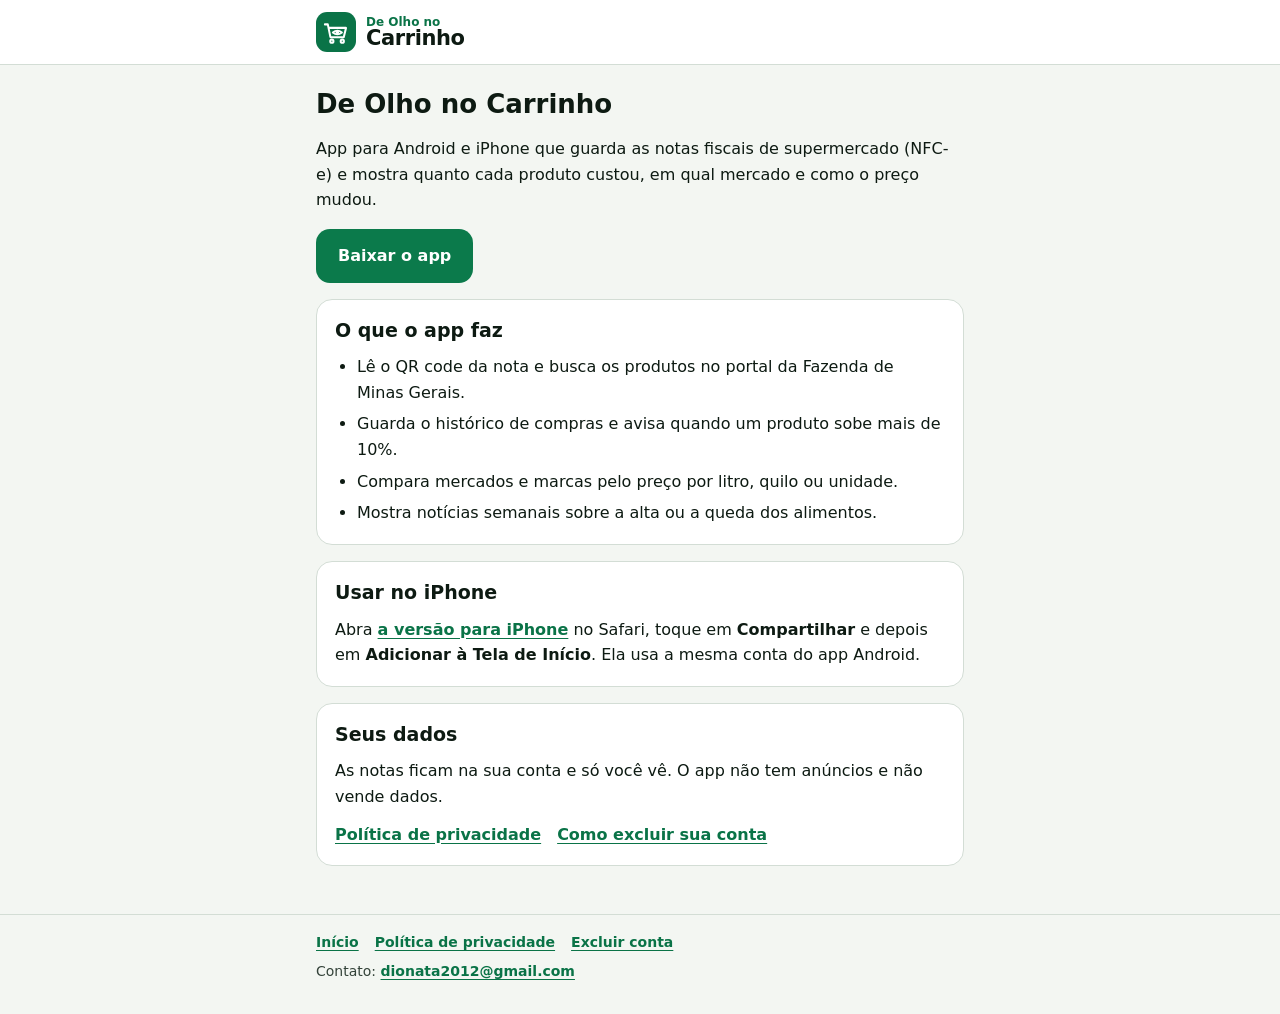
<file: index.html>
<!doctype html>
<html lang="pt-BR">
<head>
<meta charset="utf-8">
<meta name="viewport" content="width=device-width,initial-scale=1">
<title>Início · De Olho no Carrinho</title>

<meta name="referrer" content="no-referrer">
<link rel="stylesheet" href="estilo.css">
</head>
<body>
<header><div class="in"><span class="tile"><svg viewBox="0 0 100 100" width="29" height="29" fill="none" stroke="#fff" stroke-width="7" stroke-linecap="round" stroke-linejoin="round" aria-hidden="true"><path d="M10 22H20L29 66H75L83 34H24"/><path d="M37 50Q53 37 69 50Q53 63 37 50Z" stroke-width="6"/><circle cx="53" cy="50" r="6" fill="#fff" stroke="none"/><circle cx="34" cy="80" r="5.5"/><circle cx="70" cy="80" r="5.5"/></svg></span><a class="marca" href="./"><small>De Olho no</small><span>Carrinho</span></a></div></header>
<main class="in">
<h1>De Olho no Carrinho</h1>
<p>App para Android e iPhone que guarda as notas fiscais de supermercado (NFC-e) e mostra quanto cada produto custou, em qual mercado e como o preço mudou.</p>
<p><a href="baixar/" style="display:inline-block;background:#0b7a4b;color:#fff;font-weight:700;text-decoration:none;border-radius:14px;padding:14px 22px">Baixar o app</a></p>
<div class="card">
<h2 style="margin:0">O que o app faz</h2>
<ul>
<li>Lê o QR code da nota e busca os produtos no portal da Fazenda de Minas Gerais.</li>
<li>Guarda o histórico de compras e avisa quando um produto sobe mais de 10%.</li>
<li>Compara mercados e marcas pelo preço por litro, quilo ou unidade.</li>
<li>Mostra notícias semanais sobre a alta ou a queda dos alimentos.</li>
</ul>
</div>
<div class="card">
<h2 style="margin:0">Usar no iPhone</h2>
<p>Abra <a href="app/">a versão para iPhone</a> no Safari, toque em <b>Compartilhar</b> e depois em <b>Adicionar à Tela de Início</b>. Ela usa a mesma conta do app Android.</p>
</div>
<div class="card">
<h2 style="margin:0">Seus dados</h2>
<p>As notas ficam na sua conta e só você vê. O app não tem anúncios e não vende dados.</p>
<div class="links"><a href="privacidade.html">Política de privacidade</a><a href="excluir-conta.html">Como excluir sua conta</a></div>
</div>
</main>
<footer><div class="in"><div class="links"><a href="./">Início</a><a href="privacidade.html">Política de privacidade</a><a href="excluir-conta.html">Excluir conta</a></div><p>Contato: <a href="mailto:dionata2012@gmail.com">dionata2012@gmail.com</a></p></div></footer>

</body>
</html>
</file>
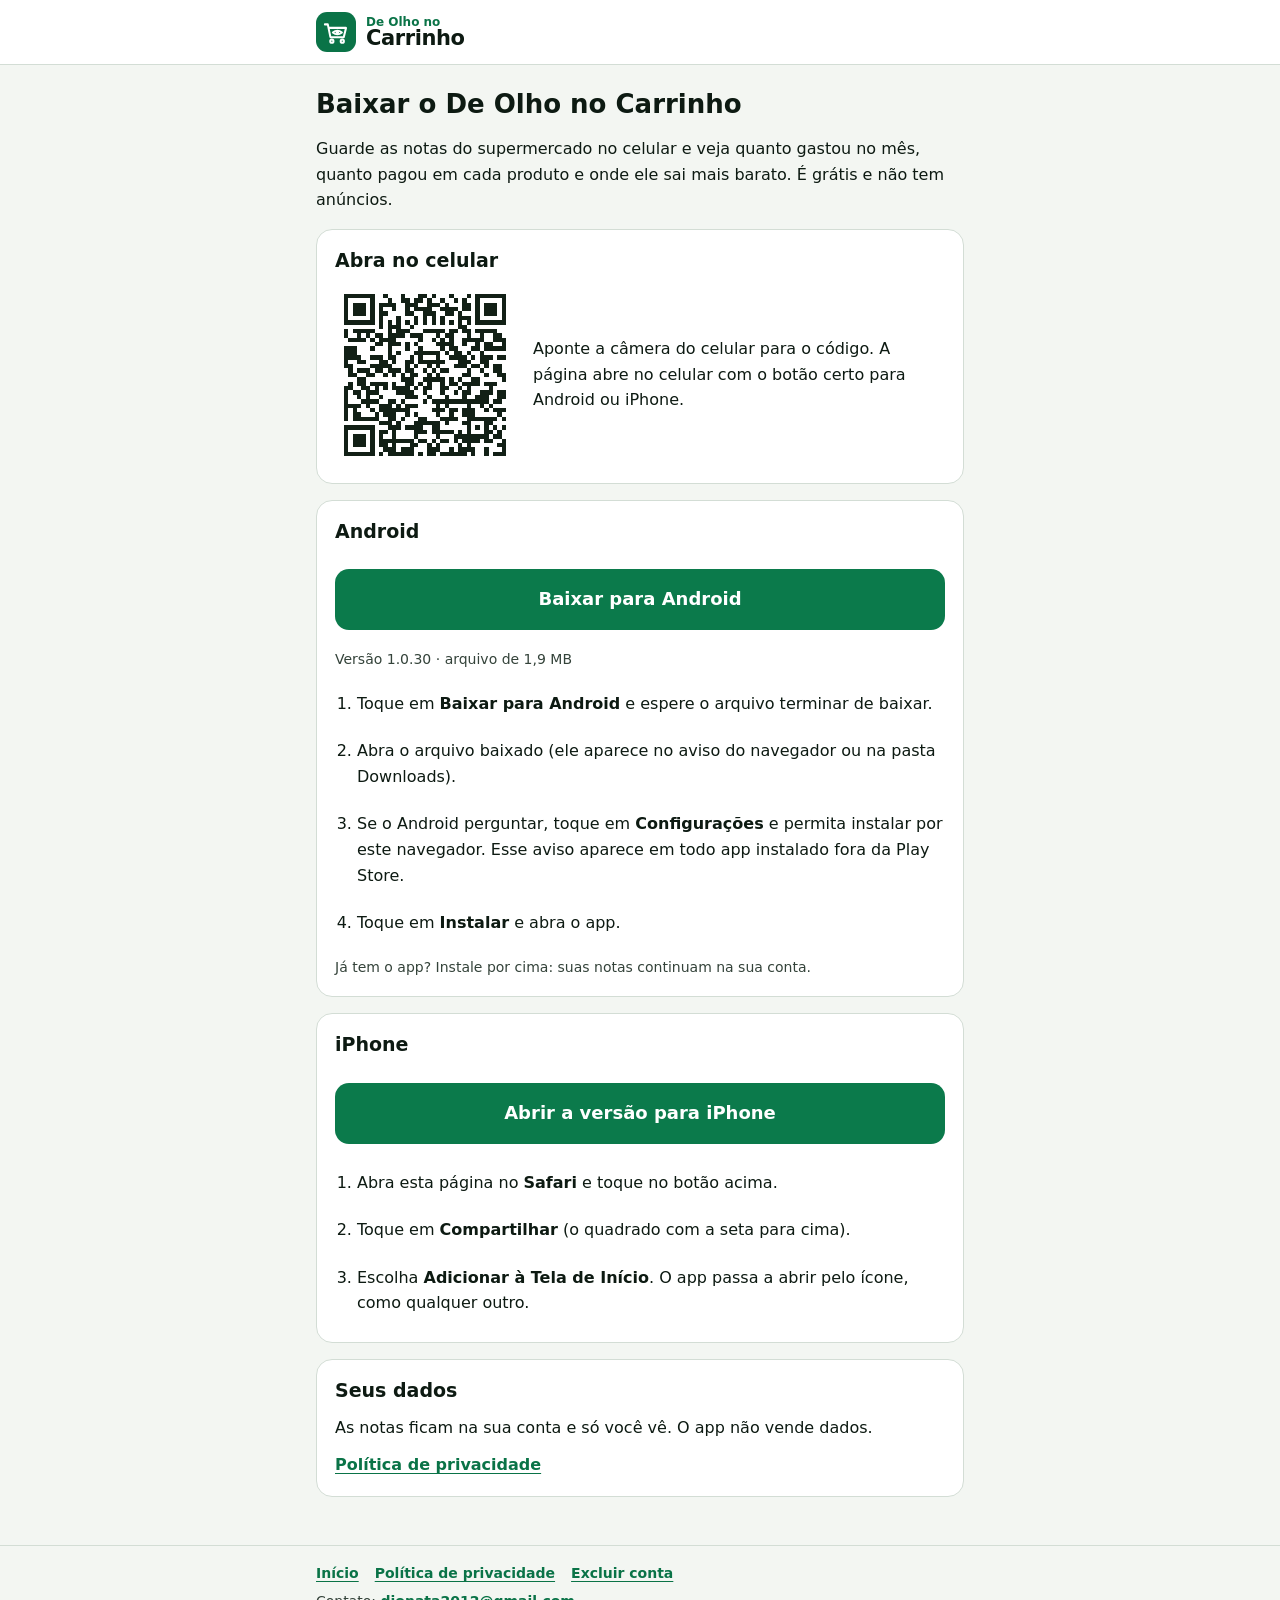
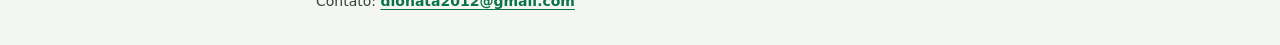
<file: baixar/index.html>
<!doctype html>
<html lang="pt-BR">
<head>
<meta charset="utf-8">
<meta name="viewport" content="width=device-width,initial-scale=1">
<title>Baixar · De Olho no Carrinho</title>
<meta name="description" content="Baixe o De Olho no Carrinho: guarde as notas do supermercado e veja quanto gastou e onde cada produto sai mais barato.">
<meta property="og:title" content="De Olho no Carrinho">
<meta property="og:description" content="Guarde as notas do supermercado e veja quanto gastou e onde cada produto sai mais barato. Para Android e iPhone.">
<meta name="referrer" content="no-referrer">
<link rel="stylesheet" href="../estilo.css">
<style>
.bt{display:block;text-align:center;background:#0b7a4b;color:#fff;font-weight:700;font-size:18px;text-decoration:none;border-radius:14px;padding:16px 18px;margin:14px 0 6px}
.bt:hover{background:#096a41}
.bt.sec{background:#fff;color:#0b7a4b;border:1.5px solid #0b7a4b}
.passos{padding-left:22px}.passos li{margin:8px 0}
.qr{display:flex;gap:18px;align-items:center;flex-wrap:wrap}
details{margin-top:16px}summary{cursor:pointer;font-weight:700;color:#0b7a4b;padding:10px 0}
[hidden]{display:none!important}
</style>
</head>
<body>
<header><div class="in"><span class="tile"><svg viewBox="0 0 100 100" width="29" height="29" fill="none" stroke="#fff" stroke-width="7" stroke-linecap="round" stroke-linejoin="round" aria-hidden="true"><path d="M10 22H20L29 66H75L83 34H24"/><path d="M37 50Q53 37 69 50Q53 63 37 50Z" stroke-width="6"/><circle cx="53" cy="50" r="6" fill="#fff" stroke="none"/><circle cx="34" cy="80" r="5.5"/><circle cx="70" cy="80" r="5.5"/></svg></span><a class="marca" href="../"><small>De Olho no</small><span>Carrinho</span></a></div></header>
<main class="in">
<h1>Baixar o De Olho no Carrinho</h1>
<p>Guarde as notas do supermercado no celular e veja quanto gastou no mês, quanto pagou em cada produto e onde ele sai mais barato. É grátis e não tem anúncios.</p>

<div class="card" id="pc" hidden>
<h2 style="margin:0">Abra no celular</h2>
<div class="qr"><svg viewBox="0 0 41 41" width="180" height="180" role="img" aria-label="QR code para abrir esta página no celular" shape-rendering="crispEdges"><rect width="100%" height="100%" fill="#fff"/><path d="M2 2h1v1h-1zM3 2h1v1h-1zM4 2h1v1h-1zM5 2h1v1h-1zM6 2h1v1h-1zM7 2h1v1h-1zM8 2h1v1h-1zM11 2h1v1h-1zM15 2h1v1h-1zM19 2h1v1h-1zM20 2h1v1h-1zM22 2h1v1h-1zM26 2h1v1h-1zM30 2h1v1h-1zM32 2h1v1h-1zM33 2h1v1h-1zM34 2h1v1h-1zM35 2h1v1h-1zM36 2h1v1h-1zM37 2h1v1h-1zM38 2h1v1h-1zM2 3h1v1h-1zM8 3h1v1h-1zM12 3h1v1h-1zM15 3h1v1h-1zM16 3h1v1h-1zM18 3h1v1h-1zM19 3h1v1h-1zM21 3h1v1h-1zM24 3h1v1h-1zM27 3h1v1h-1zM29 3h1v1h-1zM32 3h1v1h-1zM38 3h1v1h-1zM2 4h1v1h-1zM4 4h1v1h-1zM5 4h1v1h-1zM6 4h1v1h-1zM8 4h1v1h-1zM10 4h1v1h-1zM11 4h1v1h-1zM12 4h1v1h-1zM13 4h1v1h-1zM16 4h1v1h-1zM17 4h1v1h-1zM18 4h1v1h-1zM21 4h1v1h-1zM22 4h1v1h-1zM23 4h1v1h-1zM25 4h1v1h-1zM29 4h1v1h-1zM30 4h1v1h-1zM32 4h1v1h-1zM34 4h1v1h-1zM35 4h1v1h-1zM36 4h1v1h-1zM38 4h1v1h-1zM2 5h1v1h-1zM4 5h1v1h-1zM5 5h1v1h-1zM6 5h1v1h-1zM8 5h1v1h-1zM10 5h1v1h-1zM13 5h1v1h-1zM16 5h1v1h-1zM18 5h1v1h-1zM19 5h1v1h-1zM20 5h1v1h-1zM21 5h1v1h-1zM24 5h1v1h-1zM25 5h1v1h-1zM26 5h1v1h-1zM27 5h1v1h-1zM29 5h1v1h-1zM30 5h1v1h-1zM32 5h1v1h-1zM34 5h1v1h-1zM35 5h1v1h-1zM36 5h1v1h-1zM38 5h1v1h-1zM2 6h1v1h-1zM4 6h1v1h-1zM5 6h1v1h-1zM6 6h1v1h-1zM8 6h1v1h-1zM10 6h1v1h-1zM11 6h1v1h-1zM16 6h1v1h-1zM17 6h1v1h-1zM20 6h1v1h-1zM21 6h1v1h-1zM22 6h1v1h-1zM25 6h1v1h-1zM26 6h1v1h-1zM28 6h1v1h-1zM32 6h1v1h-1zM34 6h1v1h-1zM35 6h1v1h-1zM36 6h1v1h-1zM38 6h1v1h-1zM2 7h1v1h-1zM8 7h1v1h-1zM10 7h1v1h-1zM14 7h1v1h-1zM18 7h1v1h-1zM20 7h1v1h-1zM22 7h1v1h-1zM24 7h1v1h-1zM28 7h1v1h-1zM29 7h1v1h-1zM30 7h1v1h-1zM32 7h1v1h-1zM38 7h1v1h-1zM2 8h1v1h-1zM3 8h1v1h-1zM4 8h1v1h-1zM5 8h1v1h-1zM6 8h1v1h-1zM7 8h1v1h-1zM8 8h1v1h-1zM10 8h1v1h-1zM12 8h1v1h-1zM14 8h1v1h-1zM16 8h1v1h-1zM18 8h1v1h-1zM20 8h1v1h-1zM22 8h1v1h-1zM24 8h1v1h-1zM26 8h1v1h-1zM28 8h1v1h-1zM30 8h1v1h-1zM32 8h1v1h-1zM33 8h1v1h-1zM34 8h1v1h-1zM35 8h1v1h-1zM36 8h1v1h-1zM37 8h1v1h-1zM38 8h1v1h-1zM10 9h1v1h-1zM12 9h1v1h-1zM13 9h1v1h-1zM14 9h1v1h-1zM17 9h1v1h-1zM28 9h1v1h-1zM29 9h1v1h-1zM2 10h1v1h-1zM4 10h1v1h-1zM5 10h1v1h-1zM6 10h1v1h-1zM7 10h1v1h-1zM8 10h1v1h-1zM12 10h1v1h-1zM14 10h1v1h-1zM15 10h1v1h-1zM16 10h1v1h-1zM20 10h1v1h-1zM21 10h1v1h-1zM22 10h1v1h-1zM23 10h1v1h-1zM24 10h1v1h-1zM26 10h1v1h-1zM27 10h1v1h-1zM29 10h1v1h-1zM30 10h1v1h-1zM32 10h1v1h-1zM33 10h1v1h-1zM34 10h1v1h-1zM35 10h1v1h-1zM36 10h1v1h-1zM2 11h1v1h-1zM5 11h1v1h-1zM7 11h1v1h-1zM9 11h1v1h-1zM10 11h1v1h-1zM12 11h1v1h-1zM13 11h1v1h-1zM14 11h1v1h-1zM15 11h1v1h-1zM17 11h1v1h-1zM18 11h1v1h-1zM19 11h1v1h-1zM23 11h1v1h-1zM25 11h1v1h-1zM26 11h1v1h-1zM30 11h1v1h-1zM33 11h1v1h-1zM36 11h1v1h-1zM37 11h1v1h-1zM3 12h1v1h-1zM4 12h1v1h-1zM5 12h1v1h-1zM6 12h1v1h-1zM8 12h1v1h-1zM10 12h1v1h-1zM11 12h1v1h-1zM12 12h1v1h-1zM13 12h1v1h-1zM19 12h1v1h-1zM22 12h1v1h-1zM24 12h1v1h-1zM26 12h1v1h-1zM29 12h1v1h-1zM30 12h1v1h-1zM31 12h1v1h-1zM32 12h1v1h-1zM33 12h1v1h-1zM36 12h1v1h-1zM37 12h1v1h-1zM38 12h1v1h-1zM9 13h1v1h-1zM10 13h1v1h-1zM12 13h1v1h-1zM13 13h1v1h-1zM14 13h1v1h-1zM16 13h1v1h-1zM18 13h1v1h-1zM23 13h1v1h-1zM24 13h1v1h-1zM25 13h1v1h-1zM26 13h1v1h-1zM29 13h1v1h-1zM32 13h1v1h-1zM34 13h1v1h-1zM35 13h1v1h-1zM38 13h1v1h-1zM2 14h1v1h-1zM3 14h1v1h-1zM4 14h1v1h-1zM8 14h1v1h-1zM12 14h1v1h-1zM16 14h1v1h-1zM19 14h1v1h-1zM24 14h1v1h-1zM26 14h1v1h-1zM27 14h1v1h-1zM31 14h1v1h-1zM32 14h1v1h-1zM34 14h1v1h-1zM35 14h1v1h-1zM36 14h1v1h-1zM37 14h1v1h-1zM38 14h1v1h-1zM2 15h1v1h-1zM3 15h1v1h-1zM4 15h1v1h-1zM12 15h1v1h-1zM14 15h1v1h-1zM18 15h1v1h-1zM19 15h1v1h-1zM20 15h1v1h-1zM21 15h1v1h-1zM22 15h1v1h-1zM23 15h1v1h-1zM25 15h1v1h-1zM27 15h1v1h-1zM28 15h1v1h-1zM30 15h1v1h-1zM33 15h1v1h-1zM2 16h1v1h-1zM3 16h1v1h-1zM4 16h1v1h-1zM5 16h1v1h-1zM8 16h1v1h-1zM9 16h1v1h-1zM10 16h1v1h-1zM12 16h1v1h-1zM13 16h1v1h-1zM17 16h1v1h-1zM19 16h1v1h-1zM23 16h1v1h-1zM26 16h1v1h-1zM27 16h1v1h-1zM28 16h1v1h-1zM29 16h1v1h-1zM31 16h1v1h-1zM33 16h1v1h-1zM34 16h1v1h-1zM35 16h1v1h-1zM37 16h1v1h-1zM38 16h1v1h-1zM2 17h1v1h-1zM5 17h1v1h-1zM6 17h1v1h-1zM10 17h1v1h-1zM11 17h1v1h-1zM13 17h1v1h-1zM16 17h1v1h-1zM17 17h1v1h-1zM19 17h1v1h-1zM20 17h1v1h-1zM21 17h1v1h-1zM22 17h1v1h-1zM23 17h1v1h-1zM24 17h1v1h-1zM28 17h1v1h-1zM29 17h1v1h-1zM30 17h1v1h-1zM33 17h1v1h-1zM34 17h1v1h-1zM2 18h1v1h-1zM3 18h1v1h-1zM8 18h1v1h-1zM9 18h1v1h-1zM10 18h1v1h-1zM11 18h1v1h-1zM12 18h1v1h-1zM16 18h1v1h-1zM18 18h1v1h-1zM21 18h1v1h-1zM23 18h1v1h-1zM27 18h1v1h-1zM28 18h1v1h-1zM29 18h1v1h-1zM31 18h1v1h-1zM32 18h1v1h-1zM34 18h1v1h-1zM36 18h1v1h-1zM37 18h1v1h-1zM3 19h1v1h-1zM5 19h1v1h-1zM6 19h1v1h-1zM7 19h1v1h-1zM9 19h1v1h-1zM10 19h1v1h-1zM12 19h1v1h-1zM13 19h1v1h-1zM14 19h1v1h-1zM16 19h1v1h-1zM17 19h1v1h-1zM20 19h1v1h-1zM22 19h1v1h-1zM24 19h1v1h-1zM25 19h1v1h-1zM30 19h1v1h-1zM33 19h1v1h-1zM36 19h1v1h-1zM37 19h1v1h-1zM3 20h1v1h-1zM4 20h1v1h-1zM7 20h1v1h-1zM8 20h1v1h-1zM11 20h1v1h-1zM13 20h1v1h-1zM15 20h1v1h-1zM17 20h1v1h-1zM18 20h1v1h-1zM21 20h1v1h-1zM23 20h1v1h-1zM29 20h1v1h-1zM30 20h1v1h-1zM34 20h1v1h-1zM37 20h1v1h-1zM38 20h1v1h-1zM5 21h1v1h-1zM6 21h1v1h-1zM15 21h1v1h-1zM16 21h1v1h-1zM17 21h1v1h-1zM20 21h1v1h-1zM21 21h1v1h-1zM22 21h1v1h-1zM23 21h1v1h-1zM24 21h1v1h-1zM26 21h1v1h-1zM28 21h1v1h-1zM31 21h1v1h-1zM32 21h1v1h-1zM38 21h1v1h-1zM3 22h1v1h-1zM5 22h1v1h-1zM6 22h1v1h-1zM8 22h1v1h-1zM9 22h1v1h-1zM10 22h1v1h-1zM11 22h1v1h-1zM13 22h1v1h-1zM16 22h1v1h-1zM17 22h1v1h-1zM19 22h1v1h-1zM21 22h1v1h-1zM24 22h1v1h-1zM26 22h1v1h-1zM27 22h1v1h-1zM29 22h1v1h-1zM30 22h1v1h-1zM31 22h1v1h-1zM32 22h1v1h-1zM34 22h1v1h-1zM35 22h1v1h-1zM36 22h1v1h-1zM2 23h1v1h-1zM3 23h1v1h-1zM6 23h1v1h-1zM7 23h1v1h-1zM9 23h1v1h-1zM11 23h1v1h-1zM13 23h1v1h-1zM14 23h1v1h-1zM15 23h1v1h-1zM16 23h1v1h-1zM18 23h1v1h-1zM20 23h1v1h-1zM21 23h1v1h-1zM24 23h1v1h-1zM25 23h1v1h-1zM28 23h1v1h-1zM30 23h1v1h-1zM35 23h1v1h-1zM2 24h1v1h-1zM4 24h1v1h-1zM5 24h1v1h-1zM7 24h1v1h-1zM8 24h1v1h-1zM9 24h1v1h-1zM14 24h1v1h-1zM15 24h1v1h-1zM16 24h1v1h-1zM17 24h1v1h-1zM20 24h1v1h-1zM24 24h1v1h-1zM27 24h1v1h-1zM29 24h1v1h-1zM30 24h1v1h-1zM33 24h1v1h-1zM34 24h1v1h-1zM35 24h1v1h-1zM37 24h1v1h-1zM38 24h1v1h-1zM2 25h1v1h-1zM5 25h1v1h-1zM7 25h1v1h-1zM10 25h1v1h-1zM16 25h1v1h-1zM17 25h1v1h-1zM18 25h1v1h-1zM21 25h1v1h-1zM25 25h1v1h-1zM29 25h1v1h-1zM32 25h1v1h-1zM33 25h1v1h-1zM34 25h1v1h-1zM37 25h1v1h-1zM38 25h1v1h-1zM2 26h1v1h-1zM6 26h1v1h-1zM7 26h1v1h-1zM8 26h1v1h-1zM9 26h1v1h-1zM12 26h1v1h-1zM13 26h1v1h-1zM15 26h1v1h-1zM20 26h1v1h-1zM22 26h1v1h-1zM23 26h1v1h-1zM24 26h1v1h-1zM25 26h1v1h-1zM26 26h1v1h-1zM27 26h1v1h-1zM28 26h1v1h-1zM29 26h1v1h-1zM30 26h1v1h-1zM31 26h1v1h-1zM32 26h1v1h-1zM33 26h1v1h-1zM34 26h1v1h-1zM36 26h1v1h-1zM37 26h1v1h-1zM2 27h1v1h-1zM3 27h1v1h-1zM4 27h1v1h-1zM5 27h1v1h-1zM7 27h1v1h-1zM10 27h1v1h-1zM11 27h1v1h-1zM12 27h1v1h-1zM14 27h1v1h-1zM16 27h1v1h-1zM17 27h1v1h-1zM18 27h1v1h-1zM23 27h1v1h-1zM25 27h1v1h-1zM30 27h1v1h-1zM33 27h1v1h-1zM35 27h1v1h-1zM2 28h1v1h-1zM4 28h1v1h-1zM8 28h1v1h-1zM10 28h1v1h-1zM11 28h1v1h-1zM12 28h1v1h-1zM13 28h1v1h-1zM14 28h1v1h-1zM15 28h1v1h-1zM16 28h1v1h-1zM22 28h1v1h-1zM23 28h1v1h-1zM24 28h1v1h-1zM26 28h1v1h-1zM27 28h1v1h-1zM29 28h1v1h-1zM30 28h1v1h-1zM31 28h1v1h-1zM34 28h1v1h-1zM36 28h1v1h-1zM37 28h1v1h-1zM38 28h1v1h-1zM2 29h1v1h-1zM4 29h1v1h-1zM5 29h1v1h-1zM9 29h1v1h-1zM11 29h1v1h-1zM12 29h1v1h-1zM13 29h1v1h-1zM16 29h1v1h-1zM18 29h1v1h-1zM23 29h1v1h-1zM26 29h1v1h-1zM29 29h1v1h-1zM30 29h1v1h-1zM31 29h1v1h-1zM37 29h1v1h-1zM2 30h1v1h-1zM4 30h1v1h-1zM5 30h1v1h-1zM6 30h1v1h-1zM7 30h1v1h-1zM8 30h1v1h-1zM9 30h1v1h-1zM12 30h1v1h-1zM13 30h1v1h-1zM15 30h1v1h-1zM19 30h1v1h-1zM20 30h1v1h-1zM24 30h1v1h-1zM25 30h1v1h-1zM26 30h1v1h-1zM27 30h1v1h-1zM30 30h1v1h-1zM31 30h1v1h-1zM32 30h1v1h-1zM33 30h1v1h-1zM34 30h1v1h-1zM35 30h1v1h-1zM36 30h1v1h-1zM38 30h1v1h-1zM10 31h1v1h-1zM11 31h1v1h-1zM12 31h1v1h-1zM14 31h1v1h-1zM18 31h1v1h-1zM19 31h1v1h-1zM20 31h1v1h-1zM21 31h1v1h-1zM22 31h1v1h-1zM23 31h1v1h-1zM25 31h1v1h-1zM29 31h1v1h-1zM30 31h1v1h-1zM34 31h1v1h-1zM35 31h1v1h-1zM2 32h1v1h-1zM3 32h1v1h-1zM4 32h1v1h-1zM5 32h1v1h-1zM6 32h1v1h-1zM7 32h1v1h-1zM8 32h1v1h-1zM12 32h1v1h-1zM13 32h1v1h-1zM14 32h1v1h-1zM16 32h1v1h-1zM17 32h1v1h-1zM18 32h1v1h-1zM19 32h1v1h-1zM22 32h1v1h-1zM23 32h1v1h-1zM30 32h1v1h-1zM32 32h1v1h-1zM34 32h1v1h-1zM36 32h1v1h-1zM38 32h1v1h-1zM2 33h1v1h-1zM8 33h1v1h-1zM10 33h1v1h-1zM11 33h1v1h-1zM13 33h1v1h-1zM18 33h1v1h-1zM19 33h1v1h-1zM20 33h1v1h-1zM22 33h1v1h-1zM23 33h1v1h-1zM24 33h1v1h-1zM25 33h1v1h-1zM26 33h1v1h-1zM28 33h1v1h-1zM30 33h1v1h-1zM34 33h1v1h-1zM35 33h1v1h-1zM37 33h1v1h-1zM2 34h1v1h-1zM4 34h1v1h-1zM5 34h1v1h-1zM6 34h1v1h-1zM8 34h1v1h-1zM10 34h1v1h-1zM13 34h1v1h-1zM18 34h1v1h-1zM23 34h1v1h-1zM27 34h1v1h-1zM28 34h1v1h-1zM29 34h1v1h-1zM30 34h1v1h-1zM31 34h1v1h-1zM32 34h1v1h-1zM33 34h1v1h-1zM34 34h1v1h-1zM36 34h1v1h-1zM37 34h1v1h-1zM2 35h1v1h-1zM4 35h1v1h-1zM5 35h1v1h-1zM6 35h1v1h-1zM8 35h1v1h-1zM10 35h1v1h-1zM11 35h1v1h-1zM12 35h1v1h-1zM13 35h1v1h-1zM14 35h1v1h-1zM15 35h1v1h-1zM16 35h1v1h-1zM17 35h1v1h-1zM19 35h1v1h-1zM20 35h1v1h-1zM22 35h1v1h-1zM24 35h1v1h-1zM25 35h1v1h-1zM27 35h1v1h-1zM29 35h1v1h-1zM30 35h1v1h-1zM31 35h1v1h-1zM32 35h1v1h-1zM34 35h1v1h-1zM35 35h1v1h-1zM38 35h1v1h-1zM2 36h1v1h-1zM4 36h1v1h-1zM5 36h1v1h-1zM6 36h1v1h-1zM8 36h1v1h-1zM10 36h1v1h-1zM11 36h1v1h-1zM13 36h1v1h-1zM17 36h1v1h-1zM18 36h1v1h-1zM21 36h1v1h-1zM23 36h1v1h-1zM28 36h1v1h-1zM30 36h1v1h-1zM37 36h1v1h-1zM38 36h1v1h-1zM2 37h1v1h-1zM8 37h1v1h-1zM11 37h1v1h-1zM12 37h1v1h-1zM13 37h1v1h-1zM15 37h1v1h-1zM16 37h1v1h-1zM17 37h1v1h-1zM21 37h1v1h-1zM22 37h1v1h-1zM23 37h1v1h-1zM26 37h1v1h-1zM28 37h1v1h-1zM29 37h1v1h-1zM30 37h1v1h-1zM31 37h1v1h-1zM34 37h1v1h-1zM38 37h1v1h-1zM2 38h1v1h-1zM3 38h1v1h-1zM4 38h1v1h-1zM5 38h1v1h-1zM6 38h1v1h-1zM7 38h1v1h-1zM8 38h1v1h-1zM10 38h1v1h-1zM12 38h1v1h-1zM13 38h1v1h-1zM14 38h1v1h-1zM15 38h1v1h-1zM16 38h1v1h-1zM17 38h1v1h-1zM19 38h1v1h-1zM21 38h1v1h-1zM22 38h1v1h-1zM24 38h1v1h-1zM25 38h1v1h-1zM26 38h1v1h-1zM27 38h1v1h-1zM28 38h1v1h-1zM29 38h1v1h-1zM31 38h1v1h-1zM34 38h1v1h-1zM36 38h1v1h-1zM37 38h1v1h-1zM38 38h1v1h-1z" fill="#122016"/></svg><p style="flex:1;min-width:200px">Aponte a câmera do celular para o código. A página abre no celular com o botão certo para Android ou iPhone.</p></div>
</div>

<div class="card" id="and">
<h2 style="margin:0">Android</h2>
<a class="bt" href="../de-olho-no-carrinho.apk" download>Baixar para Android</a>
<p class="soft small">Versão 1.0.30 · arquivo de 1,9 MB</p>
<ol class="passos">
<li>Toque em <b>Baixar para Android</b> e espere o arquivo terminar de baixar.</li>
<li>Abra o arquivo baixado (ele aparece no aviso do navegador ou na pasta Downloads).</li>
<li>Se o Android perguntar, toque em <b>Configurações</b> e permita instalar por este navegador. Esse aviso aparece em todo app instalado fora da Play Store.</li>
<li>Toque em <b>Instalar</b> e abra o app.</li>
</ol>
<p class="soft small">Já tem o app? Instale por cima: suas notas continuam na sua conta.</p>
</div>

<div class="card" id="ios">
<h2 style="margin:0">iPhone</h2>
<a class="bt" href="../app/">Abrir a versão para iPhone</a>
<ol class="passos">
<li>Abra esta página no <b>Safari</b> e toque no botão acima.</li>
<li>Toque em <b>Compartilhar</b> (o quadrado com a seta para cima).</li>
<li>Escolha <b>Adicionar à Tela de Início</b>. O app passa a abrir pelo ícone, como qualquer outro.</li>
</ol>
</div>

<details id="outro" hidden><summary>Tem outro tipo de celular?</summary><div id="outro-c"></div></details>

<div class="card">
<h2 style="margin:0">Seus dados</h2>
<p>As notas ficam na sua conta e só você vê. O app não vende dados.</p>
<div class="links"><a href="../privacidade.html">Política de privacidade</a></div>
</div>
</main>
<footer><div class="in"><div class="links"><a href="../">Início</a><a href="../privacidade.html">Política de privacidade</a><a href="../excluir-conta.html">Excluir conta</a></div><p>Contato: <a href="mailto:dionata2012@gmail.com">dionata2012@gmail.com</a></p></div></footer>
<script>
(function(){var u=navigator.userAgent||"",ios=/iPhone|iPad|iPod/i.test(u)||(/Macintosh/.test(u)&&navigator.maxTouchPoints>1),and=/Android/i.test(u);
var a=document.getElementById("and"),i=document.getElementById("ios"),o=document.getElementById("outro"),c=document.getElementById("outro-c");
if(and||ios){var x=and?i:a;c.appendChild(x);o.hidden=false}else{document.getElementById("pc").hidden=false}})();
</script>
</body>
</html>
</file>
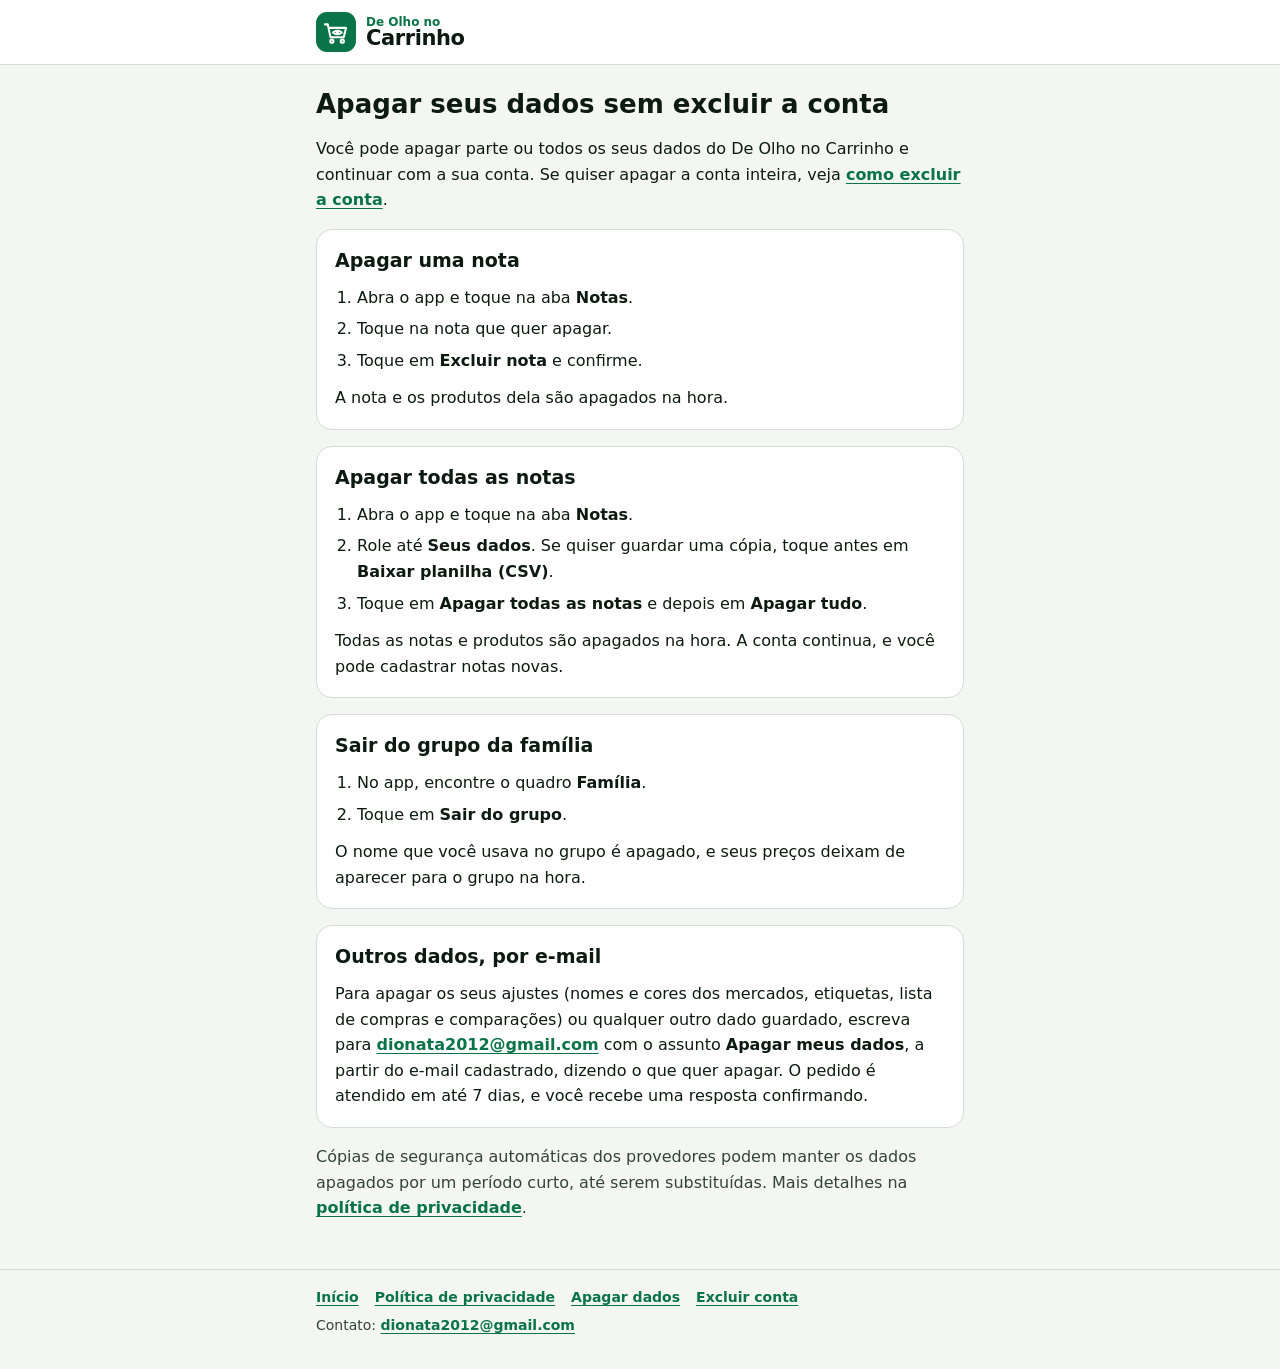
<file: apagar-dados.html>
<!doctype html>
<html lang="pt-BR">
<head>
<meta charset="utf-8">
<meta name="viewport" content="width=device-width,initial-scale=1">
<title>Apagar seus dados · De Olho no Carrinho</title>

<meta name="referrer" content="no-referrer">
<link rel="stylesheet" href="estilo.css">
</head>
<body>
<header><div class="in"><span class="tile"><svg viewBox="0 0 100 100" width="29" height="29" fill="none" stroke="#fff" stroke-width="7" stroke-linecap="round" stroke-linejoin="round" aria-hidden="true"><path d="M10 22H20L29 66H75L83 34H24"/><path d="M37 50Q53 37 69 50Q53 63 37 50Z" stroke-width="6"/><circle cx="53" cy="50" r="6" fill="#fff" stroke="none"/><circle cx="34" cy="80" r="5.5"/><circle cx="70" cy="80" r="5.5"/></svg></span><a class="marca" href="./"><small>De Olho no</small><span>Carrinho</span></a></div></header>
<main class="in">
<h1>Apagar seus dados sem excluir a conta</h1>
<p>Você pode apagar parte ou todos os seus dados do De Olho no Carrinho e continuar com a sua conta. Se quiser apagar a conta inteira, veja <a href="excluir-conta.html">como excluir a conta</a>.</p>

<div class="card">
<h2 style="margin:0">Apagar uma nota</h2>
<ol>
<li>Abra o app e toque na aba <b>Notas</b>.</li>
<li>Toque na nota que quer apagar.</li>
<li>Toque em <b>Excluir nota</b> e confirme.</li>
</ol>
<p>A nota e os produtos dela são apagados na hora.</p>
</div>

<div class="card">
<h2 style="margin:0">Apagar todas as notas</h2>
<ol>
<li>Abra o app e toque na aba <b>Notas</b>.</li>
<li>Role até <b>Seus dados</b>. Se quiser guardar uma cópia, toque antes em <b>Baixar planilha (CSV)</b>.</li>
<li>Toque em <b>Apagar todas as notas</b> e depois em <b>Apagar tudo</b>.</li>
</ol>
<p>Todas as notas e produtos são apagados na hora. A conta continua, e você pode cadastrar notas novas.</p>
</div>

<div class="card">
<h2 style="margin:0">Sair do grupo da família</h2>
<ol>
<li>No app, encontre o quadro <b>Família</b>.</li>
<li>Toque em <b>Sair do grupo</b>.</li>
</ol>
<p>O nome que você usava no grupo é apagado, e seus preços deixam de aparecer para o grupo na hora.</p>
</div>

<div class="card">
<h2 style="margin:0">Outros dados, por e-mail</h2>
<p>Para apagar os seus ajustes (nomes e cores dos mercados, etiquetas, lista de compras e comparações) ou qualquer outro dado guardado, escreva para <a href="mailto:dionata2012@gmail.com?subject=Apagar%20meus%20dados">dionata2012@gmail.com</a> com o assunto <b>Apagar meus dados</b>, a partir do e-mail cadastrado, dizendo o que quer apagar. O pedido é atendido em até 7 dias, e você recebe uma resposta confirmando.</p>
</div>

<p class="soft">Cópias de segurança automáticas dos provedores podem manter os dados apagados por um período curto, até serem substituídas. Mais detalhes na <a href="privacidade.html">política de privacidade</a>.</p>
</main>
<footer><div class="in"><div class="links"><a href="./">Início</a><a href="privacidade.html">Política de privacidade</a><a href="apagar-dados.html">Apagar dados</a><a href="excluir-conta.html">Excluir conta</a></div><p>Contato: <a href="mailto:dionata2012@gmail.com">dionata2012@gmail.com</a></p></div></footer>

</body>
</html>
</file>
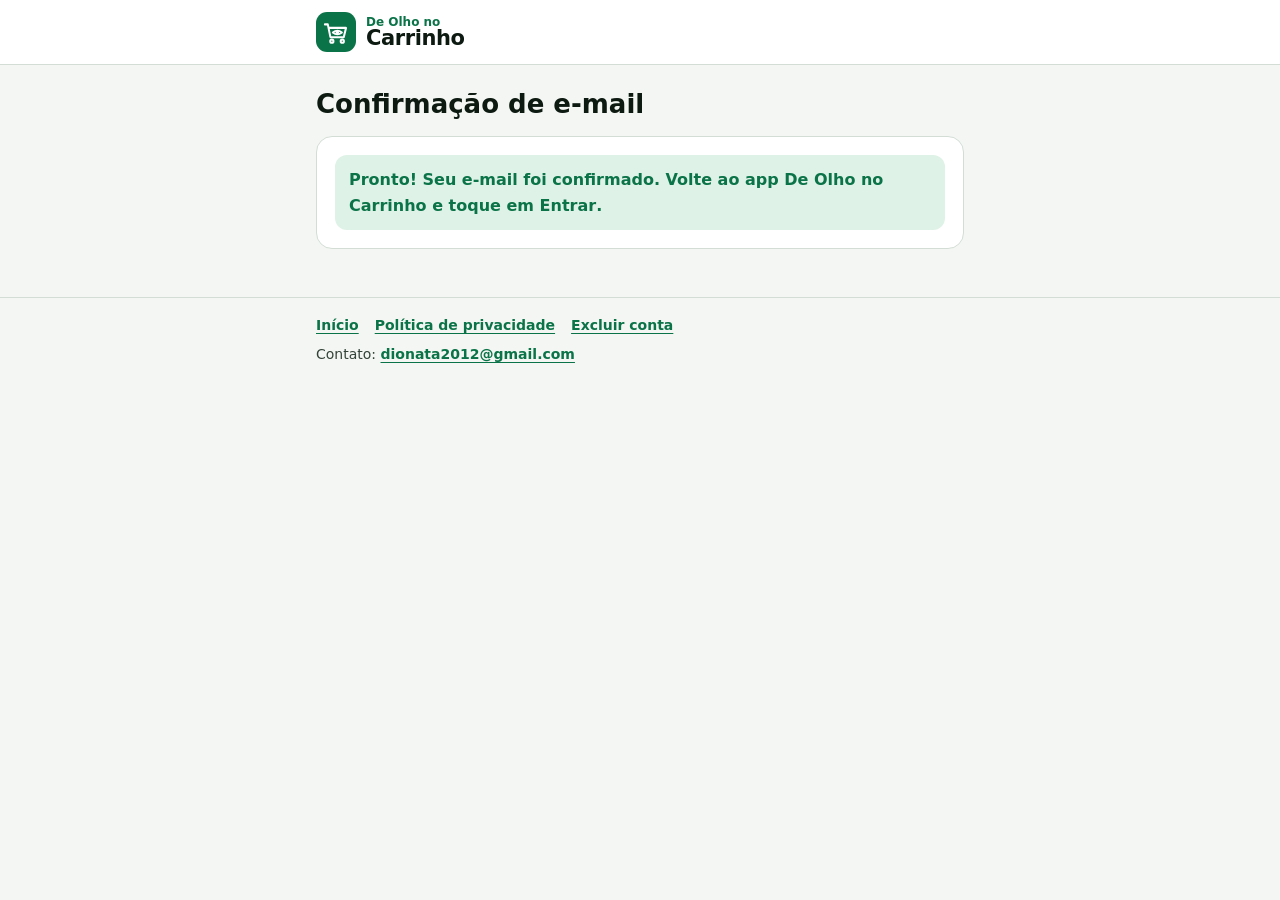
<file: conta-confirmada.html>
<!doctype html>
<html lang="pt-BR">
<head>
<meta charset="utf-8">
<meta name="viewport" content="width=device-width,initial-scale=1">
<title>E-mail confirmado · De Olho no Carrinho</title>
<meta name="robots" content="noindex">
<meta name="referrer" content="no-referrer">
<link rel="stylesheet" href="estilo.css">
</head>
<body>
<header><div class="in"><span class="tile"><svg viewBox="0 0 100 100" width="29" height="29" fill="none" stroke="#fff" stroke-width="7" stroke-linecap="round" stroke-linejoin="round" aria-hidden="true"><path d="M10 22H20L29 66H75L83 34H24"/><path d="M37 50Q53 37 69 50Q53 63 37 50Z" stroke-width="6"/><circle cx="53" cy="50" r="6" fill="#fff" stroke="none"/><circle cx="34" cy="80" r="5.5"/><circle cx="70" cy="80" r="5.5"/></svg></span><a class="marca" href="./"><small>De Olho no</small><span>Carrinho</span></a></div></header>
<main class="in">
<h1>Confirmação de e-mail</h1>
<div class="card"><div id="msg" role="status"></div></div>
</main>
<footer><div class="in"><div class="links"><a href="./">Início</a><a href="privacidade.html">Política de privacidade</a><a href="excluir-conta.html">Excluir conta</a></div><p>Contato: <a href="mailto:dionata2012@gmail.com">dionata2012@gmail.com</a></p></div></footer>
<script>
var SB="https://mcunapjixjgvwlsdpcjo.supabase.co",KEY="sb_publishable_GjNz-3rFxHtOK4DnlZ4o_A_TK7fIQFQ";
function lerHash(){var h=new URLSearchParams((location.hash||"").replace(/^#/,"")),q=new URLSearchParams(location.search||"");
var o={};["access_token","type","error","error_code","error_description"].forEach(function(k){o[k]=h.get(k)||q.get(k)||""});
/* tira o token do endereço para ele não ficar no histórico */
if(location.hash||location.search)history.replaceState(null,"",location.pathname);return o}
function el(id){return document.getElementById(id)}
function aviso(t,k){el("msg").innerHTML=t?'<div class="status '+(k||"")+'">'+t+'</div>':""}

var P=lerHash();
if(P.error)aviso("Este link expirou ou já foi usado. Abra o app e tente entrar; se pedir confirmação de novo, crie a conta outra vez com o mesmo e-mail para receber um link novo.","warn");
else aviso("Pronto! Seu e-mail foi confirmado. Volte ao app De Olho no Carrinho e toque em <b>Entrar</b>.","ok");
</script>
</body>
</html>
</file>
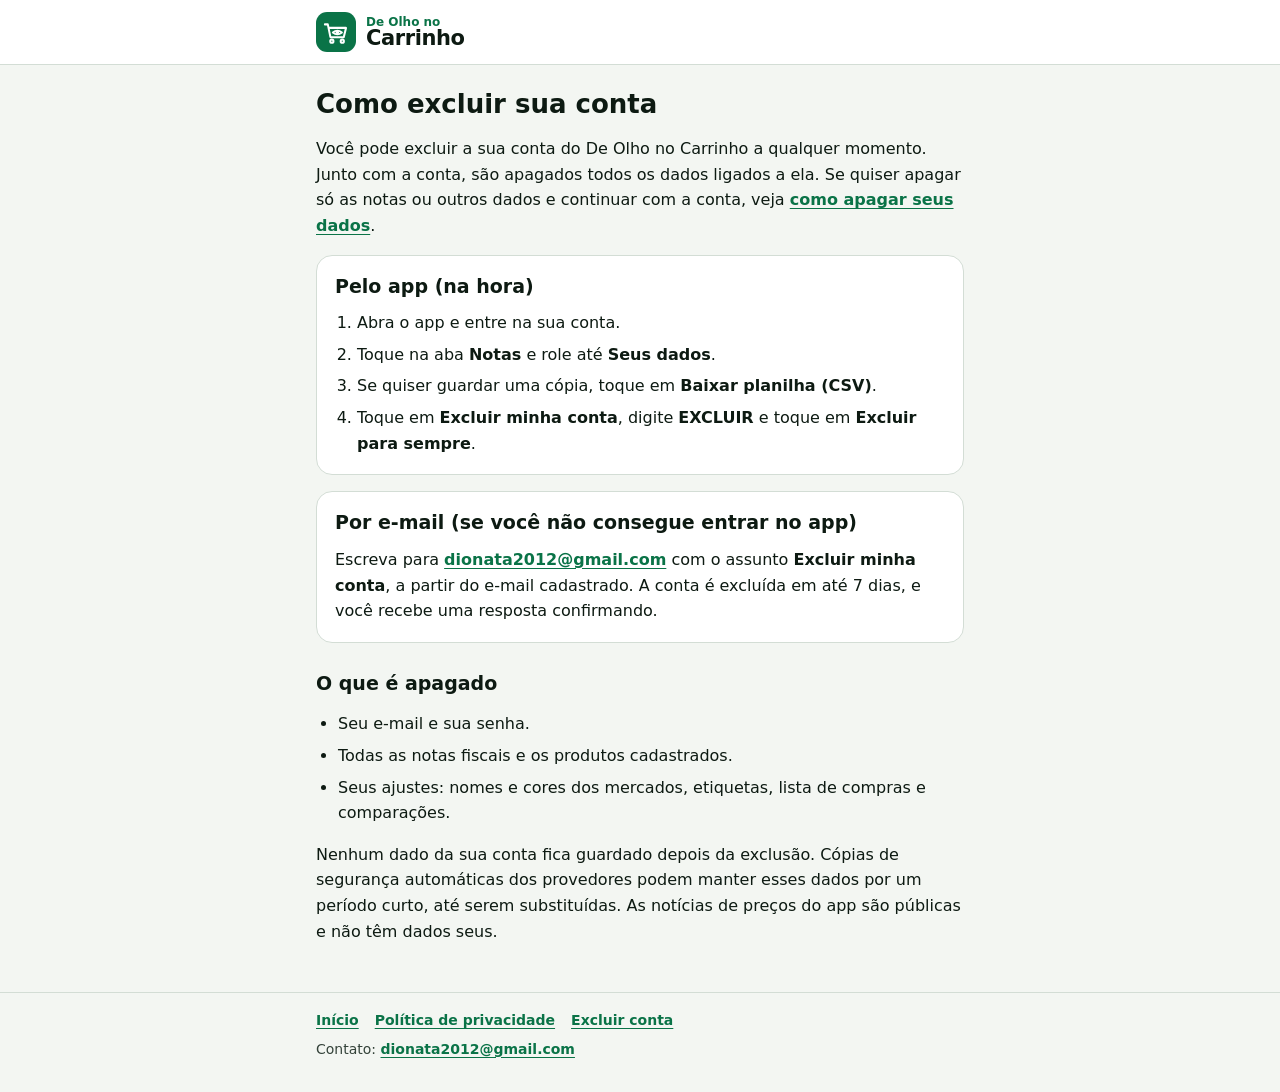
<file: excluir-conta.html>
<!doctype html>
<html lang="pt-BR">
<head>
<meta charset="utf-8">
<meta name="viewport" content="width=device-width,initial-scale=1">
<title>Excluir conta · De Olho no Carrinho</title>

<meta name="referrer" content="no-referrer">
<link rel="stylesheet" href="estilo.css">
</head>
<body>
<header><div class="in"><span class="tile"><svg viewBox="0 0 100 100" width="29" height="29" fill="none" stroke="#fff" stroke-width="7" stroke-linecap="round" stroke-linejoin="round" aria-hidden="true"><path d="M10 22H20L29 66H75L83 34H24"/><path d="M37 50Q53 37 69 50Q53 63 37 50Z" stroke-width="6"/><circle cx="53" cy="50" r="6" fill="#fff" stroke="none"/><circle cx="34" cy="80" r="5.5"/><circle cx="70" cy="80" r="5.5"/></svg></span><a class="marca" href="./"><small>De Olho no</small><span>Carrinho</span></a></div></header>
<main class="in">
<h1>Como excluir sua conta</h1>
<p>Você pode excluir a sua conta do De Olho no Carrinho a qualquer momento. Junto com a conta, são apagados todos os dados ligados a ela. Se quiser apagar só as notas ou outros dados e continuar com a conta, veja <a href="apagar-dados.html">como apagar seus dados</a>.</p>
<div class="card">
<h2 style="margin:0">Pelo app (na hora)</h2>
<ol>
<li>Abra o app e entre na sua conta.</li>
<li>Toque na aba <b>Notas</b> e role até <b>Seus dados</b>.</li>
<li>Se quiser guardar uma cópia, toque em <b>Baixar planilha (CSV)</b>.</li>
<li>Toque em <b>Excluir minha conta</b>, digite <b>EXCLUIR</b> e toque em <b>Excluir para sempre</b>.</li>
</ol>
</div>
<div class="card">
<h2 style="margin:0">Por e-mail (se você não consegue entrar no app)</h2>
<p>Escreva para <a href="mailto:dionata2012@gmail.com?subject=Excluir%20minha%20conta">dionata2012@gmail.com</a> com o assunto <b>Excluir minha conta</b>, a partir do e-mail cadastrado. A conta é excluída em até 7 dias, e você recebe uma resposta confirmando.</p>
</div>
<h2>O que é apagado</h2>
<ul>
<li>Seu e-mail e sua senha.</li>
<li>Todas as notas fiscais e os produtos cadastrados.</li>
<li>Seus ajustes: nomes e cores dos mercados, etiquetas, lista de compras e comparações.</li>
</ul>
<p>Nenhum dado da sua conta fica guardado depois da exclusão. Cópias de segurança automáticas dos provedores podem manter esses dados por um período curto, até serem substituídas. As notícias de preços do app são públicas e não têm dados seus.</p>
</main>
<footer><div class="in"><div class="links"><a href="./">Início</a><a href="privacidade.html">Política de privacidade</a><a href="excluir-conta.html">Excluir conta</a></div><p>Contato: <a href="mailto:dionata2012@gmail.com">dionata2012@gmail.com</a></p></div></footer>

</body>
</html>
</file>
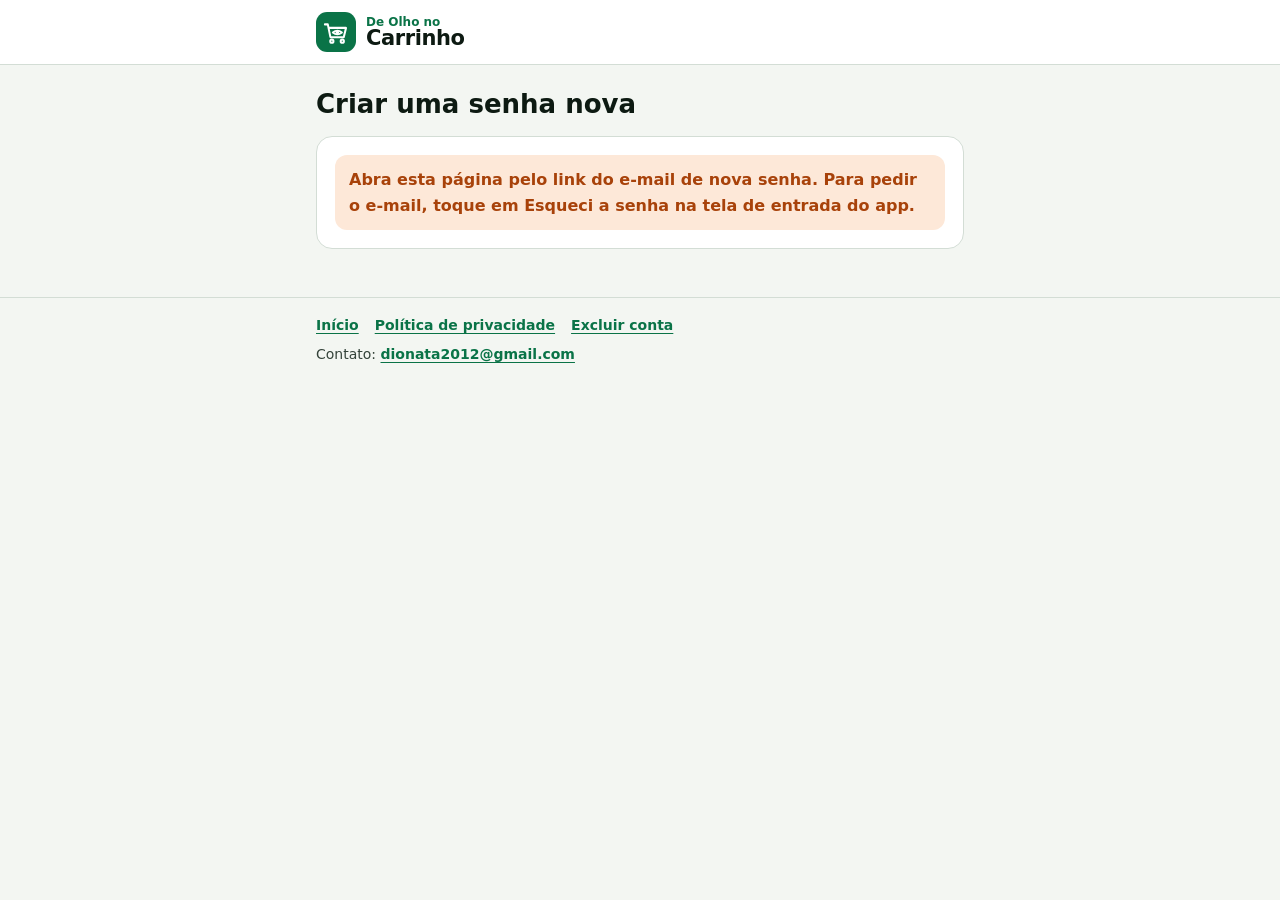
<file: nova-senha.html>
<!doctype html>
<html lang="pt-BR">
<head>
<meta charset="utf-8">
<meta name="viewport" content="width=device-width,initial-scale=1">
<title>Nova senha · De Olho no Carrinho</title>
<meta name="robots" content="noindex">
<meta name="referrer" content="no-referrer">
<link rel="stylesheet" href="estilo.css">
</head>
<body>
<header><div class="in"><span class="tile"><svg viewBox="0 0 100 100" width="29" height="29" fill="none" stroke="#fff" stroke-width="7" stroke-linecap="round" stroke-linejoin="round" aria-hidden="true"><path d="M10 22H20L29 66H75L83 34H24"/><path d="M37 50Q53 37 69 50Q53 63 37 50Z" stroke-width="6"/><circle cx="53" cy="50" r="6" fill="#fff" stroke="none"/><circle cx="34" cy="80" r="5.5"/><circle cx="70" cy="80" r="5.5"/></svg></span><a class="marca" href="./"><small>De Olho no</small><span>Carrinho</span></a></div></header>
<main class="in">
<h1>Criar uma senha nova</h1>
<div class="card" id="caixa">
<form id="f" hidden>
<div style="display:flex;flex-direction:column;gap:12px">
<label>Senha nova (pelo menos 6 letras ou números)<input type="password" id="s1" autocomplete="new-password" required></label>
<label>Repita a senha nova<input type="password" id="s2" autocomplete="new-password" required></label>
<button type="submit" id="ok">Salvar senha nova</button>
</div>
</form>
<div id="msg" role="status"></div>
</div>
</main>
<footer><div class="in"><div class="links"><a href="./">Início</a><a href="privacidade.html">Política de privacidade</a><a href="excluir-conta.html">Excluir conta</a></div><p>Contato: <a href="mailto:dionata2012@gmail.com">dionata2012@gmail.com</a></p></div></footer>
<script>
var SB="https://mcunapjixjgvwlsdpcjo.supabase.co",KEY="sb_publishable_GjNz-3rFxHtOK4DnlZ4o_A_TK7fIQFQ";
function lerHash(){var h=new URLSearchParams((location.hash||"").replace(/^#/,"")),q=new URLSearchParams(location.search||"");
var o={};["access_token","type","error","error_code","error_description"].forEach(function(k){o[k]=h.get(k)||q.get(k)||""});
/* tira o token do endereço para ele não ficar no histórico */
if(location.hash||location.search)history.replaceState(null,"",location.pathname);return o}
function el(id){return document.getElementById(id)}
function aviso(t,k){el("msg").innerHTML=t?'<div class="status '+(k||"")+'">'+t+'</div>':""}

var P=lerHash();
if(P.access_token&&P.type==="recovery"){el("f").hidden=false;el("s1").focus()}
else if(P.error_code==="otp_expired"||P.error)aviso("Este link expirou ou já foi usado. No app, toque em <b>Esqueci a senha</b> para receber um link novo.","warn");
else aviso("Abra esta página pelo link do e-mail de nova senha. Para pedir o e-mail, toque em <b>Esqueci a senha</b> na tela de entrada do app.","warn");
el("f").addEventListener("submit",async function(ev){ev.preventDefault();
var a=el("s1").value,b=el("s2").value;
if(a.length<6){aviso("A senha precisa ter pelo menos 6 letras ou números.","warn");return}
if(a!==b){aviso("As duas senhas não são iguais.","warn");return}
el("ok").disabled=true;aviso("Salvando…");
try{var r=await fetch(SB+"/auth/v1/user",{method:"PUT",headers:{apikey:KEY,Authorization:"Bearer "+P.access_token,"Content-Type":"application/json"},body:JSON.stringify({password:a})});
var j={};try{j=await r.json()}catch(e){}
if(r.ok){P.access_token="";el("f").hidden=true;aviso("Pronto! Sua senha foi trocada. Volte ao app e entre com a senha nova.","ok");return}
var m=String(j.error_code||j.code||"")+" "+String(j.msg||j.message||"");
if(/same_password/.test(m))aviso("A senha nova precisa ser diferente da antiga.","warn");
else if(/weak_password|password/i.test(m)&&/short|weak|6/.test(m))aviso("Essa senha é fraca. Use pelo menos 6 letras ou números.","warn");
else if(r.status===401||/expired|jwt/i.test(m)){el("f").hidden=true;aviso("Este link expirou. No app, toque em <b>Esqueci a senha</b> para receber um link novo.","warn")}
else aviso("Não deu certo agora. Tente de novo em alguns minutos.","warn")}
catch(e){aviso("Sem internet. Confira a conexão e tente de novo.","warn")}
el("ok").disabled=false});
</script>
</body>
</html>
</file>
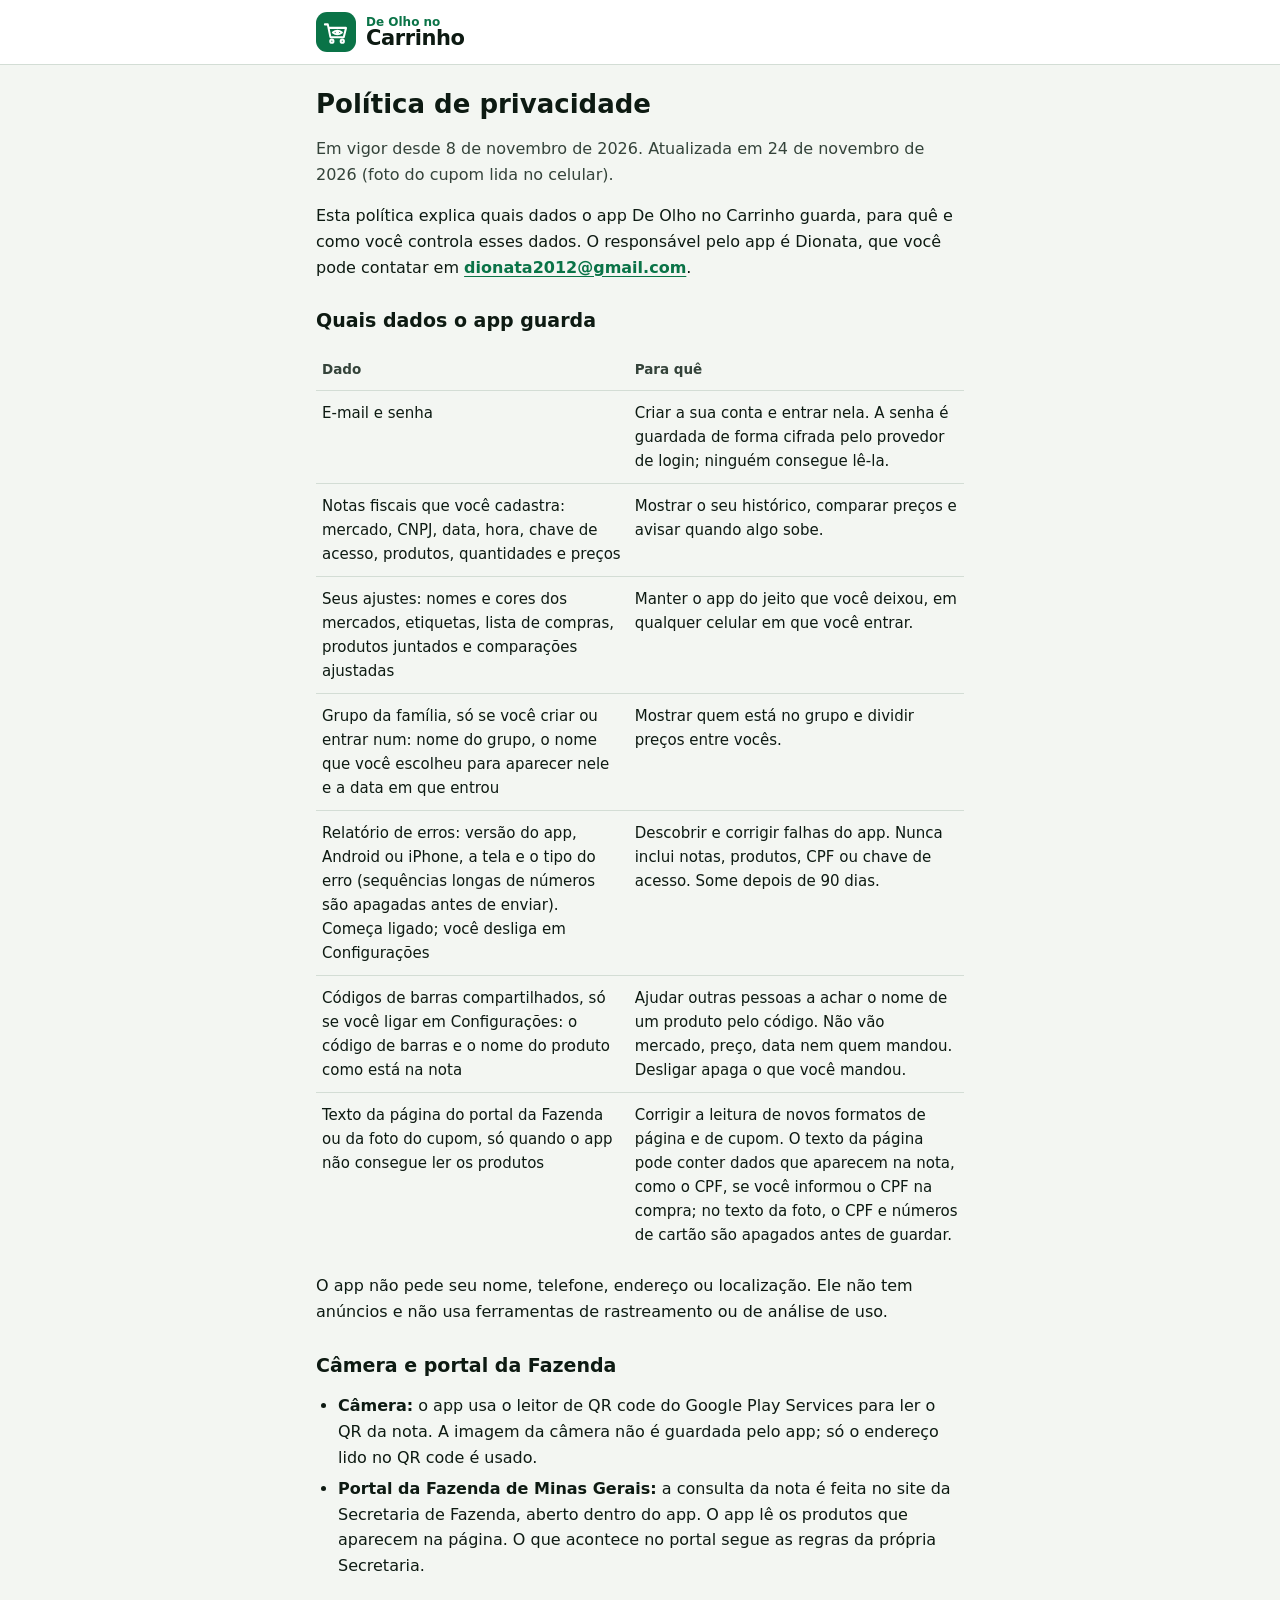
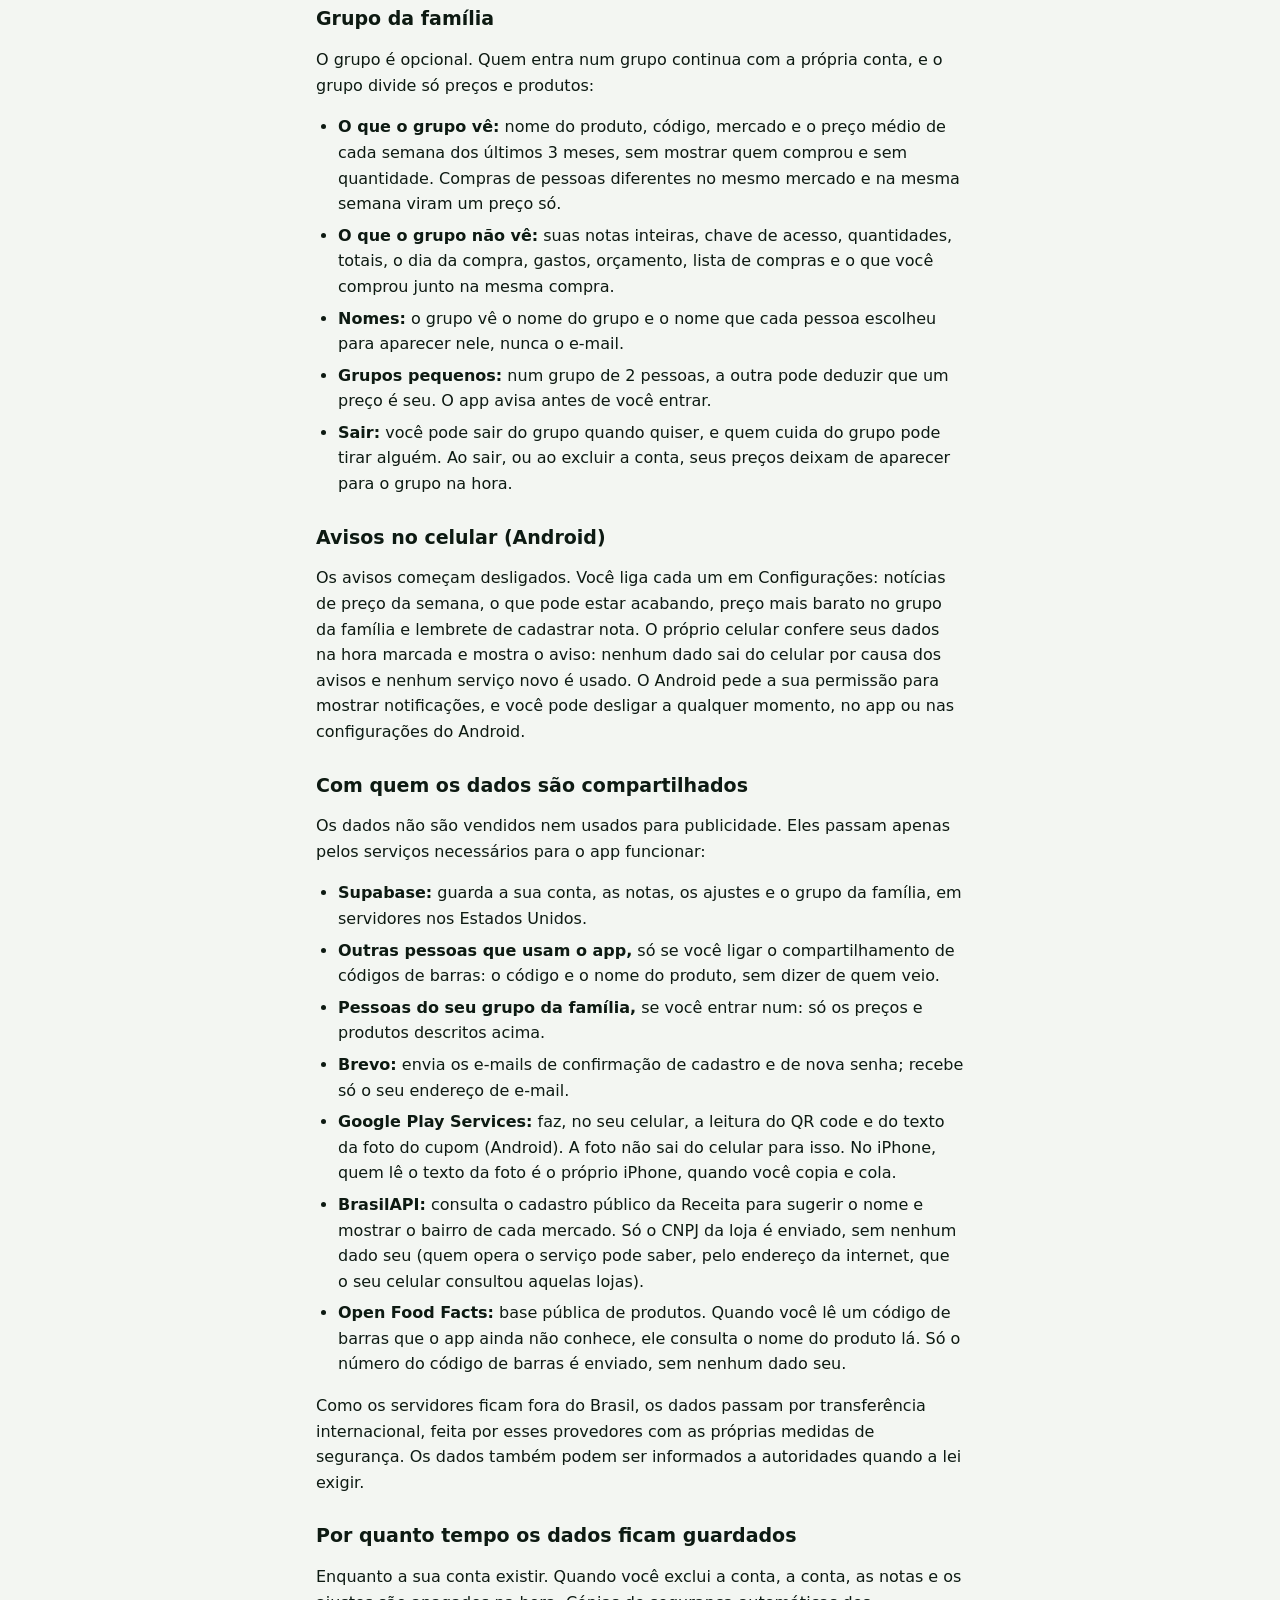
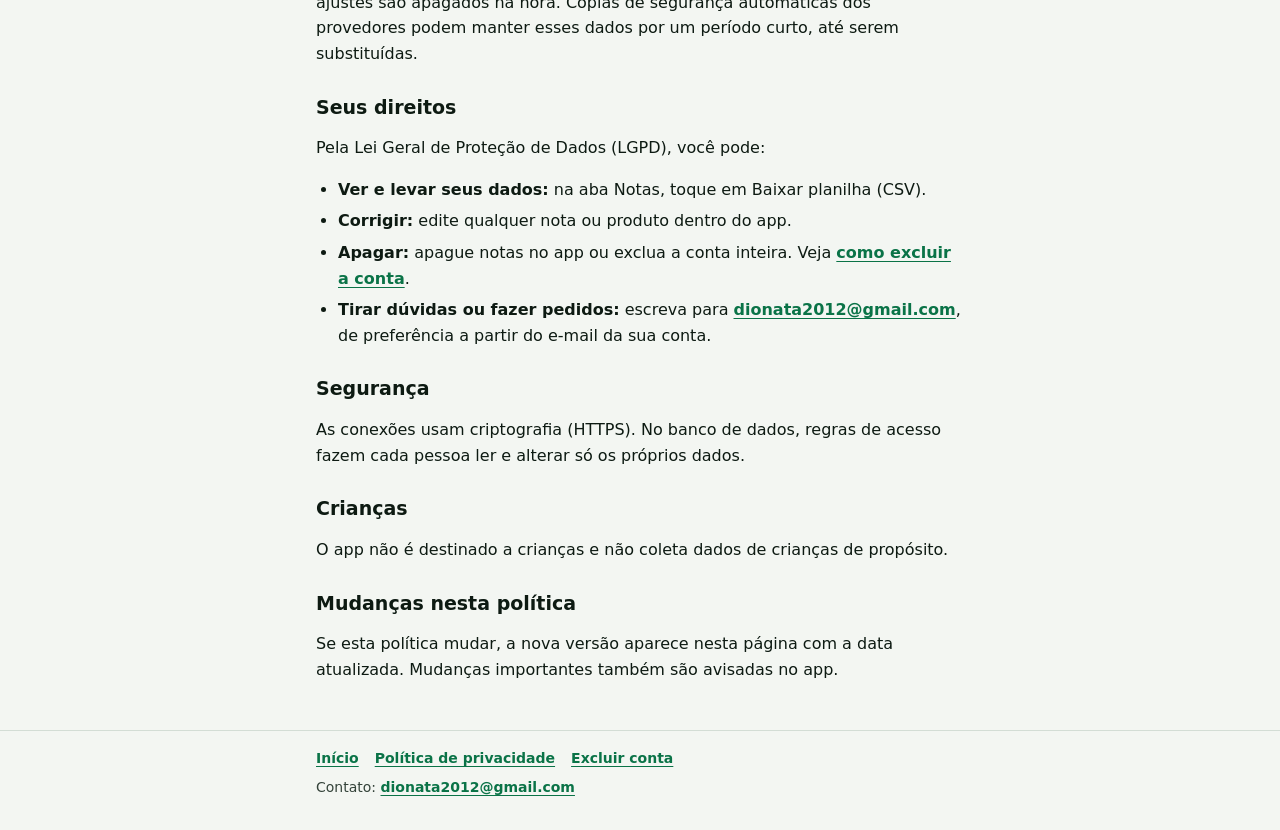
<file: privacidade.html>
<!doctype html>
<html lang="pt-BR">
<head>
<meta charset="utf-8">
<meta name="viewport" content="width=device-width,initial-scale=1">
<title>Política de privacidade · De Olho no Carrinho</title>

<meta name="referrer" content="no-referrer">
<link rel="stylesheet" href="estilo.css">
</head>
<body>
<header><div class="in"><span class="tile"><svg viewBox="0 0 100 100" width="29" height="29" fill="none" stroke="#fff" stroke-width="7" stroke-linecap="round" stroke-linejoin="round" aria-hidden="true"><path d="M10 22H20L29 66H75L83 34H24"/><path d="M37 50Q53 37 69 50Q53 63 37 50Z" stroke-width="6"/><circle cx="53" cy="50" r="6" fill="#fff" stroke="none"/><circle cx="34" cy="80" r="5.5"/><circle cx="70" cy="80" r="5.5"/></svg></span><a class="marca" href="./"><small>De Olho no</small><span>Carrinho</span></a></div></header>
<main class="in">
<h1>Política de privacidade</h1>
<p class="soft">Em vigor desde 8 de novembro de 2026. Atualizada em 24 de novembro de 2026 (foto do cupom lida no celular).</p>
<p>Esta política explica quais dados o app De Olho no Carrinho guarda, para quê e como você controla esses dados. O responsável pelo app é Dionata, que você pode contatar em <a href="mailto:dionata2012@gmail.com">dionata2012@gmail.com</a>.</p>

<h2>Quais dados o app guarda</h2>
<table>
<thead><tr><th>Dado</th><th>Para quê</th></tr></thead>
<tbody>
<tr><td>E-mail e senha</td><td>Criar a sua conta e entrar nela. A senha é guardada de forma cifrada pelo provedor de login; ninguém consegue lê-la.</td></tr>
<tr><td>Notas fiscais que você cadastra: mercado, CNPJ, data, hora, chave de acesso, produtos, quantidades e preços</td><td>Mostrar o seu histórico, comparar preços e avisar quando algo sobe.</td></tr>
<tr><td>Seus ajustes: nomes e cores dos mercados, etiquetas, lista de compras, produtos juntados e comparações ajustadas</td><td>Manter o app do jeito que você deixou, em qualquer celular em que você entrar.</td></tr>
<tr><td>Grupo da família, só se você criar ou entrar num: nome do grupo, o nome que você escolheu para aparecer nele e a data em que entrou</td><td>Mostrar quem está no grupo e dividir preços entre vocês.</td></tr>
<tr><td>Relatório de erros: versão do app, Android ou iPhone, a tela e o tipo do erro (sequências longas de números são apagadas antes de enviar). Começa ligado; você desliga em Configurações</td><td>Descobrir e corrigir falhas do app. Nunca inclui notas, produtos, CPF ou chave de acesso. Some depois de 90 dias.</td></tr>
<tr><td>Códigos de barras compartilhados, só se você ligar em Configurações: o código de barras e o nome do produto como está na nota</td><td>Ajudar outras pessoas a achar o nome de um produto pelo código. Não vão mercado, preço, data nem quem mandou. Desligar apaga o que você mandou.</td></tr>
<tr><td>Texto da página do portal da Fazenda ou da foto do cupom, só quando o app não consegue ler os produtos</td><td>Corrigir a leitura de novos formatos de página e de cupom. O texto da página pode conter dados que aparecem na nota, como o CPF, se você informou o CPF na compra; no texto da foto, o CPF e números de cartão são apagados antes de guardar.</td></tr>
</tbody>
</table>
<p>O app não pede seu nome, telefone, endereço ou localização. Ele não tem anúncios e não usa ferramentas de rastreamento ou de análise de uso.</p>

<h2>Câmera e portal da Fazenda</h2>
<ul>
<li><b>Câmera:</b> o app usa o leitor de QR code do Google Play Services para ler o QR da nota. A imagem da câmera não é guardada pelo app; só o endereço lido no QR code é usado.</li>
<li><b>Portal da Fazenda de Minas Gerais:</b> a consulta da nota é feita no site da Secretaria de Fazenda, aberto dentro do app. O app lê os produtos que aparecem na página. O que acontece no portal segue as regras da própria Secretaria.</li>
</ul>

<h2>Grupo da família</h2>
<p>O grupo é opcional. Quem entra num grupo continua com a própria conta, e o grupo divide só preços e produtos:</p>
<ul>
<li><b>O que o grupo vê:</b> nome do produto, código, mercado e o preço médio de cada semana dos últimos 3 meses, sem mostrar quem comprou e sem quantidade. Compras de pessoas diferentes no mesmo mercado e na mesma semana viram um preço só.</li>
<li><b>O que o grupo não vê:</b> suas notas inteiras, chave de acesso, quantidades, totais, o dia da compra, gastos, orçamento, lista de compras e o que você comprou junto na mesma compra.</li>
<li><b>Nomes:</b> o grupo vê o nome do grupo e o nome que cada pessoa escolheu para aparecer nele, nunca o e-mail.</li>
<li><b>Grupos pequenos:</b> num grupo de 2 pessoas, a outra pode deduzir que um preço é seu. O app avisa antes de você entrar.</li>
<li><b>Sair:</b> você pode sair do grupo quando quiser, e quem cuida do grupo pode tirar alguém. Ao sair, ou ao excluir a conta, seus preços deixam de aparecer para o grupo na hora.</li>
</ul>

<h2>Avisos no celular (Android)</h2>
<p>Os avisos começam desligados. Você liga cada um em Configurações: notícias de preço da semana, o que pode estar acabando, preço mais barato no grupo da família e lembrete de cadastrar nota. O próprio celular confere seus dados na hora marcada e mostra o aviso: nenhum dado sai do celular por causa dos avisos e nenhum serviço novo é usado. O Android pede a sua permissão para mostrar notificações, e você pode desligar a qualquer momento, no app ou nas configurações do Android.</p>

<h2>Com quem os dados são compartilhados</h2>
<p>Os dados não são vendidos nem usados para publicidade. Eles passam apenas pelos serviços necessários para o app funcionar:</p>
<ul>
<li><b>Supabase:</b> guarda a sua conta, as notas, os ajustes e o grupo da família, em servidores nos Estados Unidos.</li>
<li><b>Outras pessoas que usam o app,</b> só se você ligar o compartilhamento de códigos de barras: o código e o nome do produto, sem dizer de quem veio.</li>
<li><b>Pessoas do seu grupo da família,</b> se você entrar num: só os preços e produtos descritos acima.</li>
<li><b>Brevo:</b> envia os e-mails de confirmação de cadastro e de nova senha; recebe só o seu endereço de e-mail.</li>
<li><b>Google Play Services:</b> faz, no seu celular, a leitura do QR code e do texto da foto do cupom (Android). A foto não sai do celular para isso. No iPhone, quem lê o texto da foto é o próprio iPhone, quando você copia e cola.</li>
<li><b>BrasilAPI:</b> consulta o cadastro público da Receita para sugerir o nome e mostrar o bairro de cada mercado. Só o CNPJ da loja é enviado, sem nenhum dado seu (quem opera o serviço pode saber, pelo endereço da internet, que o seu celular consultou aquelas lojas).</li>
<li><b>Open Food Facts:</b> base pública de produtos. Quando você lê um código de barras que o app ainda não conhece, ele consulta o nome do produto lá. Só o número do código de barras é enviado, sem nenhum dado seu.</li>
</ul>
<p>Como os servidores ficam fora do Brasil, os dados passam por transferência internacional, feita por esses provedores com as próprias medidas de segurança. Os dados também podem ser informados a autoridades quando a lei exigir.</p>

<h2>Por quanto tempo os dados ficam guardados</h2>
<p>Enquanto a sua conta existir. Quando você exclui a conta, a conta, as notas e os ajustes são apagados na hora. Cópias de segurança automáticas dos provedores podem manter esses dados por um período curto, até serem substituídas.</p>

<h2>Seus direitos</h2>
<p>Pela Lei Geral de Proteção de Dados (LGPD), você pode:</p>
<ul>
<li><b>Ver e levar seus dados:</b> na aba Notas, toque em Baixar planilha (CSV).</li>
<li><b>Corrigir:</b> edite qualquer nota ou produto dentro do app.</li>
<li><b>Apagar:</b> apague notas no app ou exclua a conta inteira. Veja <a href="excluir-conta.html">como excluir a conta</a>.</li>
<li><b>Tirar dúvidas ou fazer pedidos:</b> escreva para <a href="mailto:dionata2012@gmail.com">dionata2012@gmail.com</a>, de preferência a partir do e-mail da sua conta.</li>
</ul>

<h2>Segurança</h2>
<p>As conexões usam criptografia (HTTPS). No banco de dados, regras de acesso fazem cada pessoa ler e alterar só os próprios dados.</p>

<h2>Crianças</h2>
<p>O app não é destinado a crianças e não coleta dados de crianças de propósito.</p>

<h2>Mudanças nesta política</h2>
<p>Se esta política mudar, a nova versão aparece nesta página com a data atualizada. Mudanças importantes também são avisadas no app.</p>
</main>
<footer><div class="in"><div class="links"><a href="./">Início</a><a href="privacidade.html">Política de privacidade</a><a href="excluir-conta.html">Excluir conta</a></div><p>Contato: <a href="mailto:dionata2012@gmail.com">dionata2012@gmail.com</a></p></div></footer>

</body>
</html>
</file>
<file: estilo.css>
:root{--bg:#f3f6f2;--card:#fff;--ink:#0d1a12;--soft:#34433a;--line:#d3ddd5;--acc:#0a7347;--acc-soft:#dff2e7;--warn:#a8420a;--warn-soft:#fde8d8;--info:#1d4ed8;--info-soft:#e3ebff;color-scheme:light}
*{box-sizing:border-box}
html{background:var(--bg)}
body{margin:0;background:var(--bg);color:var(--ink);font:16px/1.6 system-ui,-apple-system,"Segoe UI",Roboto,sans-serif;-webkit-font-smoothing:antialiased}
header{background:var(--card);border-bottom:1px solid var(--line)}
.in{max-width:680px;margin:0 auto;padding:0 16px}
header .in{display:flex;align-items:center;gap:10px;padding-block:12px}
.tile{width:40px;height:40px;border-radius:11px;background:var(--acc);display:flex;align-items:center;justify-content:center;flex:none}
.marca{display:flex;flex-direction:column;line-height:1;font-weight:800;text-decoration:none;color:var(--ink)}
.marca small{font-size:12px;color:var(--acc)}
.marca span{font-size:21px;letter-spacing:-.4px}
main.in{padding-block:24px 48px;display:flex;flex-direction:column;gap:16px}
h1{font-size:26px;line-height:1.2;margin:0;text-wrap:balance}
h2{font-size:19px;line-height:1.3;margin:12px 0 0}
p,ul,ol{margin:0}
ul,ol{padding-left:22px;display:flex;flex-direction:column;gap:6px}
.soft{color:var(--soft)}
.small{font-size:14px}
.card{background:var(--card);border:1px solid var(--line);border-radius:16px;padding:18px;display:flex;flex-direction:column;gap:12px}
a{color:var(--acc);font-weight:600;text-underline-offset:3px}
label{display:flex;flex-direction:column;gap:4px;font-size:14px;font-weight:600;color:var(--soft)}
input{width:100%;padding:12px 14px;border:1.5px solid var(--line);border-radius:12px;background:var(--card);color:var(--ink);font:500 16px inherit;font-family:inherit}
input:focus{border-color:var(--acc);outline:none}
button{display:flex;align-items:center;justify-content:center;border:0;border-radius:14px;background:var(--acc);color:#fff;padding:14px 16px;font:700 16px inherit;font-family:inherit;cursor:pointer;width:100%;min-height:50px}
button[disabled]{opacity:.55;cursor:default}
button:focus-visible,input:focus-visible,a:focus-visible{outline:3px solid var(--info);outline-offset:2px}
.status{border-radius:12px;padding:12px 14px;font-weight:600;background:var(--info-soft);color:var(--info)}
.status.ok{background:var(--acc-soft);color:var(--acc)}
.status.warn{background:var(--warn-soft);color:var(--warn)}
.links{display:flex;flex-wrap:wrap;gap:8px 16px}
footer{border-top:1px solid var(--line)}
footer .in{padding-block:16px 32px;font-size:14px;color:var(--soft);display:flex;flex-direction:column;gap:6px}
table{width:100%;border-collapse:collapse;font-size:15px}
th,td{text-align:left;vertical-align:top;padding:10px 6px;border-top:1px solid var(--line)}
th{font-size:13.5px;color:var(--soft);border-top:0}
</file>
